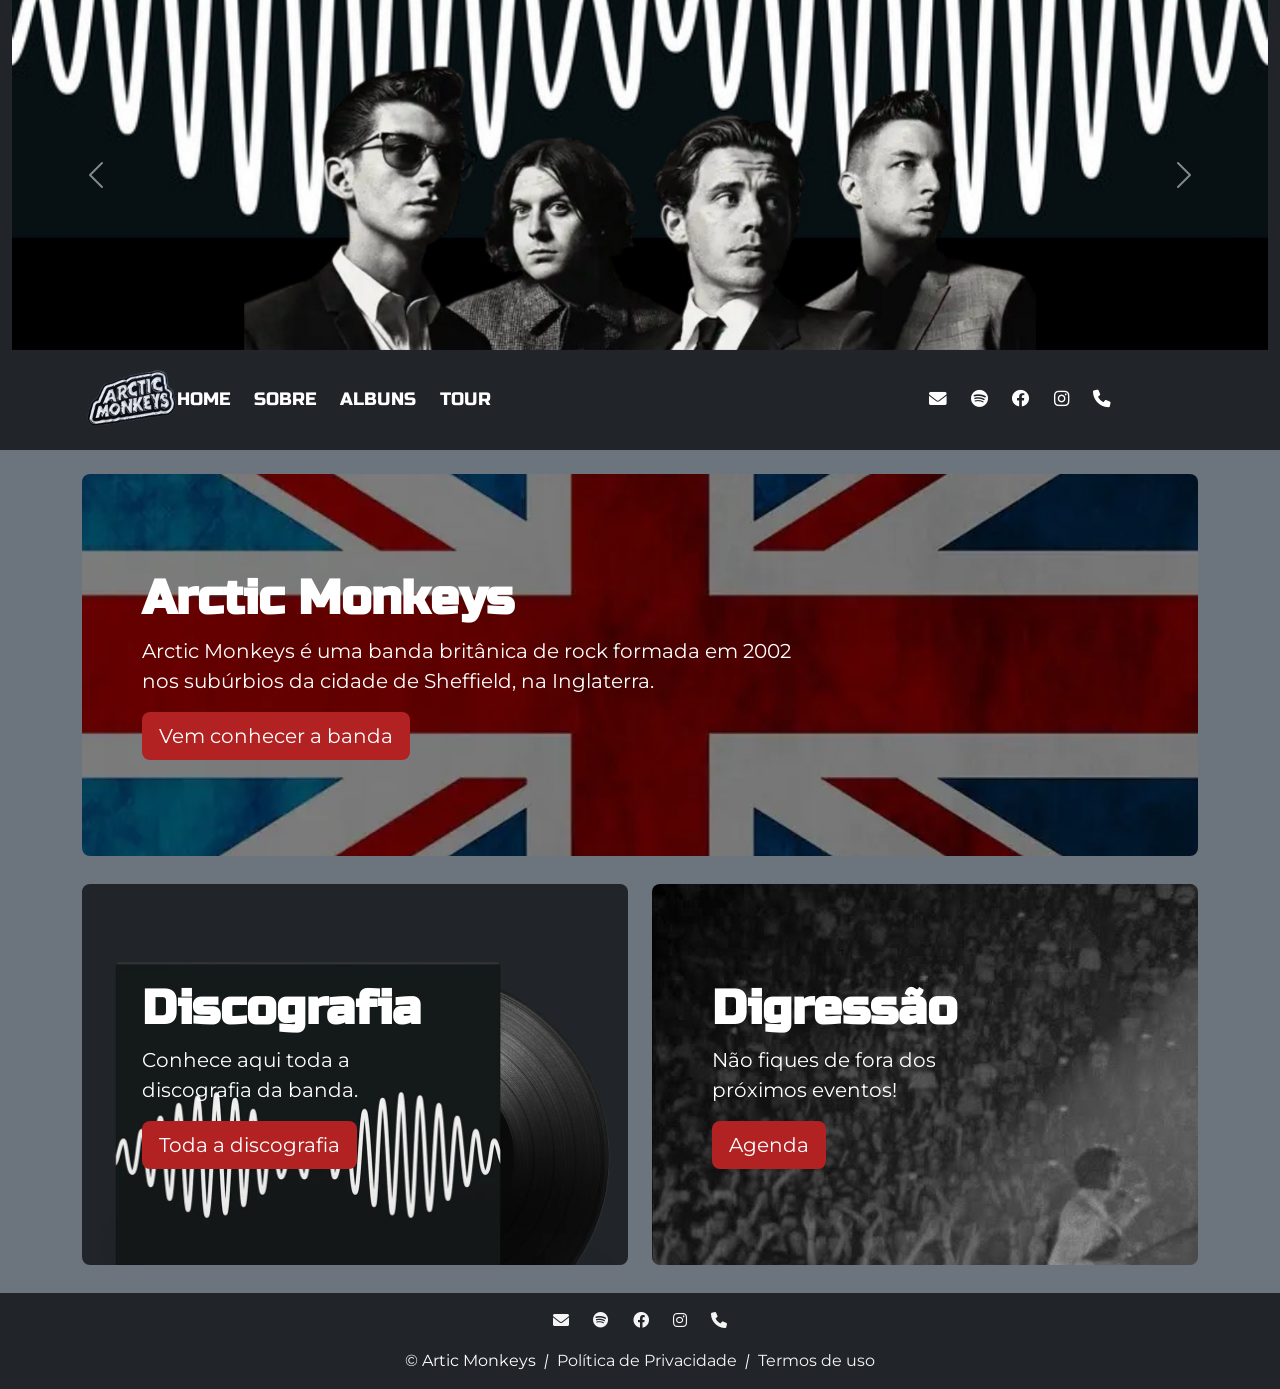
<file: index.html>
<!DOCTYPE html>
<html lang="pt">
    <head>
        <meta charset="utf-8">
        <meta name="viewport" content="width=device-width, initial-scale=1.0">

        <title>Artic Monkeys</title>

        <link href="https://cdn.jsdelivr.net/npm/bootstrap@5.3.3/dist/css/bootstrap.min.css" rel="stylesheet" integrity="sha384-QWTKZyjpPEjISv5WaRU9OFeRpok6YctnYmDr5pNlyT2bRjXh0JMhjY6hW+ALEwIH" crossorigin="anonymous">
        <link rel="stylesheet" href="css/styles.css">
        <link href="https://cdnjs.cloudflare.com/ajax/libs/font-awesome/6.0.0-beta3/css/all.min.css" rel="stylesheet">
    </head>

    <body class="text-bg-secondary">

        <header>
            <div class="container-fluid bg-dark">
                <div class="row">
                    <div id="carouselAutoplaying" class="carousel slide" data-bs-ride="carousel">
                        <div class="carousel-inner">
                            <div class="carousel-item active">
                                <img src="imagens/artic-and-logo.jpeg" class="d-block w-100" alt="Sobre os Arctic Monkeys">
                            </div>
                            <div class="carousel-item">
                                <img src="imagens/Arctic-Monkeys-Album.jpeg" class="d-block w-100" alt="Arctic Monkeys Albuns">
                            </div>
                            <div class="carousel-item">
                                <img src="imagens/arctic-monkeys-alive.jpeg" class="d-block w-100" alt="Arctic Monkeys Tour">
                            </div>
                        </div>
                        <button class="carousel-control-prev" type="button" data-bs-target="#carouselAutoplaying" data-bs-slide="prev">
                            <span class="carousel-control-prev-icon" aria-hidden="true"></span>
                            <span class="visually-hidden">Previous</span>
                        </button>
                        <button class="carousel-control-next" type="button" data-bs-target="#carouselAutoplaying" data-bs-slide="next">
                            <span class="carousel-control-next-icon" aria-hidden="true"></span>
                            <span class="visually-hidden">Next</span>
                        </button>
                    </div>
                </div>
            </div>
        </header>
        
        <section id="navegacao" class="container-fluid bg-dark sticky-top">
            <div class="container">    
                <div class="row align-items-center">
                    <div class="col-12 col-lg-1 align-items-center justify-content-center logo">
                        <a href="index.html" class="navbar-brand mb-0"><img src="imagens/arctic_monkeys_logo.png" alt="Logo" width="100"></a>
                    </div>
                    <div class="col-12 col-lg-7 align-items-center">
                        <nav class="navbar navbar-expand-lg navbar-dark bg-dark py-0 w-100">    
                            <ul class="navbar-nav flex-row list-unstyled align-items-center justify-content-center gap-4 mb-0">
                                <li class="nav-item"><a href="index.html" class="link-navbar">HOME</a></li>
                                <li class="nav-item"><a href="sobre.html" class="link-navbar">SOBRE</a></li>
                                <li class="nav-item"><a href="albuns.html" class="link-navbar">ALBUNS</a></li>
                                <li class="nav-item"><a href="tour.html" class="link-navbar">TOUR</a></li>
                            </ul>
                        </nav>
                    </div>
                    <div class="col-12 col-lg-4 nav-redes">    
                        <ul class="list-unstyled d-flex justify-content-center align-items-center gap-4 mb-0">
                            <li><a href="contactos.html" class="link-navbar" aria-label="Enviar email"><i class='fas fa-envelope'></i></a></li>
                            <li><a href="https://open.spotify.com/intl-pt/artist/7Ln80lUS6He07XvHI8qqHH?si=20RBZOGsSGivH9piOeujtA" class="link-navbar" aria-label="Spotify" ><i class='fab fa-spotify'></i></a></li>
                            <li><a href="https://www.facebook.com/ArcticMonkeys/" class="link-navbar" aria-label="Facebook" ><i class='fab fa-facebook'></i></a></li>
                            <li><a href="https://www.instagram.com/arcticmonkeys/" class="link-navbar" aria-label="Instagram"><i class='fab fa-instagram'></i></a></li>
                            <li><a href="https://wa.me/912345678" class="link-navbar" aria-label="Contacto telefónico"><i class="fas fa-phone"></i></a></li>
                        </ul>
                    </div>   
                </div>
            </div>
        </section>
        
        <main>
            <section id="sobre" class="container mt-4">
                <div class="row">
                    <div class="col-12">
                        <div class="p-5 mb-4 bg-dark rounded-3" style="background-image: url(imagens/flag_dark.webp); background-size: cover; background-position: center;">
                            <div class="container-fluid py-5">
                                <h1 class="display-5 fw-bold">Arctic Monkeys</h1>
                                <p class="col-md-8 fs-5">Arctic Monkeys é uma banda britânica de rock formada em 2002 nos subúrbios da cidade de Sheffield, na Inglaterra.</p>
                                <a href="sobre.html" class="btn std-btn btn-lg">Vem conhecer a banda</a>
                            </div>
                        </div>
                    </div>
                </div>
            </section>

            <section id="trabalhos" class="container my-1">
                <div class="row">
                    <div class="col-12 col-lg-6">
                        <div class="p-5 mb-4 bg-dark rounded-3" style="background-image:url(imagens/AMLP.webp); background-size:cover;">
                            <div class="container-fluid py-5">
                                <h1 class="display-5 fw-bold">Discografia</h1>
                                <p class="col-md-8 fs-5">Conhece aqui toda a discografia da banda.</p>
                                <a href="albuns.html" class="btn std-btn btn-lg">Toda a discografia</a>
                            </div>
                        </div>
                    </div>
                    <div class="col-12 col-lg-6">
                        <div class="p-5 mb-4 rounded-3" style="background-image:url(imagens/concerto.jpeg);">
                            <div class="container-fluid py-5">
                                <h1 class="display-5 fw-bold">Digressão</h1>
                                <p class="col-md-8 fs-5">Não fiques de fora dos próximos eventos!</p>
                                <a href="tour.html" class="btn std-btn btn-lg">Agenda</a>
                            </div>
                        </div>
                    </div>
                </div>
            </section>
        </main>

        <footer class="bg-dark text-white pt-3">
            <div class="container-fluid text-center">
                <div class="flex-row">
                    <nav class="col-12">
                        <ul class="list-unstyled d-flex justify-content-center gap-4">
                            <li><a href="contactos.html" aria-label="Enviar email"><i class='fas fa-envelope'></i></a></li>
                            <li><a href="https://open.spotify.com/intl-pt/artist/7Ln80lUS6He07XvHI8qqHH?si=20RBZOGsSGivH9piOeujtA" aria-label="Spotify" ><i class='fab fa-spotify'></i></a></li>
                            <li><a href="https://www.facebook.com/ArcticMonkeys/" aria-label="Facebook" ><i class='fab fa-facebook'></i></a></li>
                            <li><a href="https://www.instagram.com/arcticmonkeys/" aria-label="Instagram"><i class='fab fa-instagram'></i></a></li>
                            <li><a href="https://wa.me/912345678" aria-label="Contacto telefónico"><i class="fas fa-phone"></i></a></li>
                        </ul>
                    </nav>
                </div>
            </div>
            <div class="container-fluid">
                <div class="flex-row termos">
                    <div class="col-12 d-inline-flex justify-content-center">
                        <p>&copy; Artic Monkeys </p>
                        <i class="px-2"> | </i>
                        <a href="#">Política de Privacidade </a>
                        <i class="px-2"> | </i>
                        <a href="#">Termos de uso</a>
                    </div>
                </div>
            </div>
        </footer>
        <!-- Scripts JavaScript do Bootstrap via CDN -->
        <script src="https://cdn.jsdelivr.net/npm/bootstrap@5.3.3/dist/js/bootstrap.bundle.min.js" integrity="sha384-YvpcrYf0tY3lHB60NNkmXc5s9fDVZLESaAA55NDzOxhy9GkcIdslK1eN7N6jIeHz" crossorigin="anonymous"></script>
    </body>
</html>
</file>
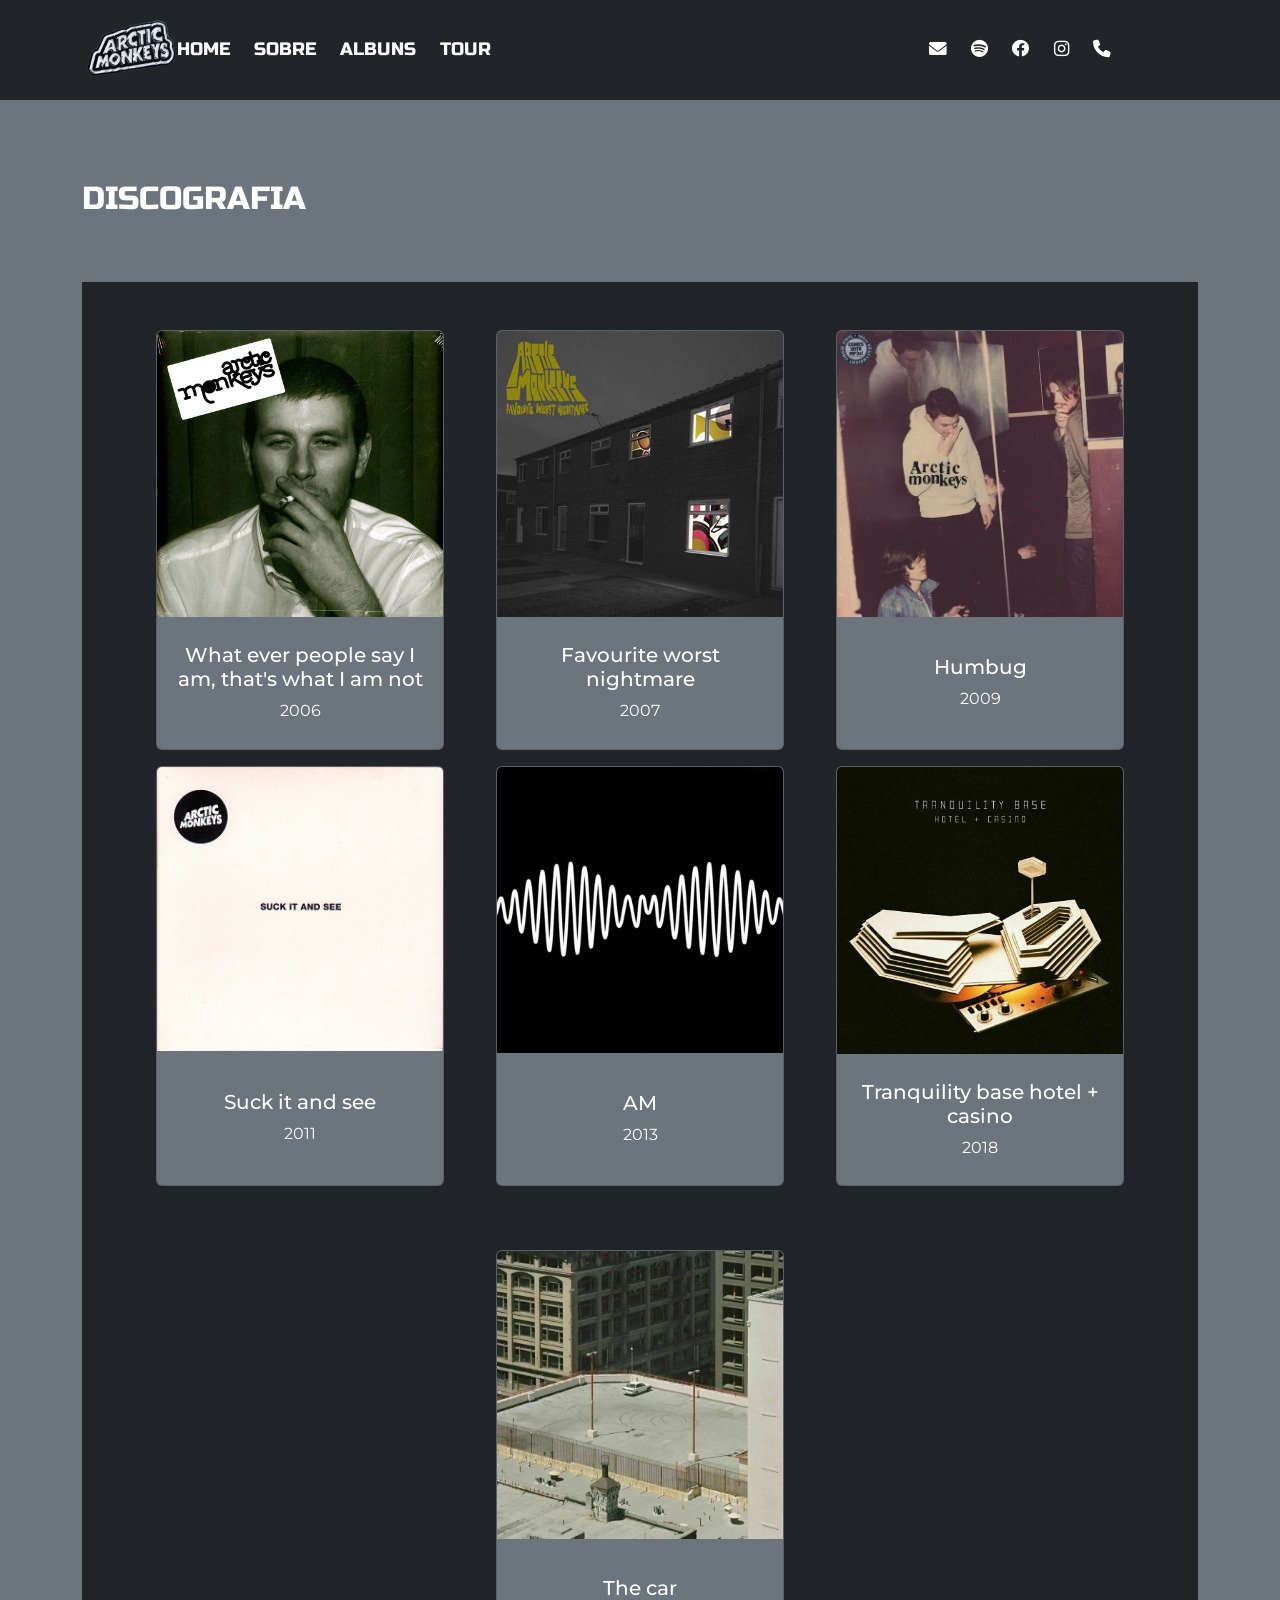
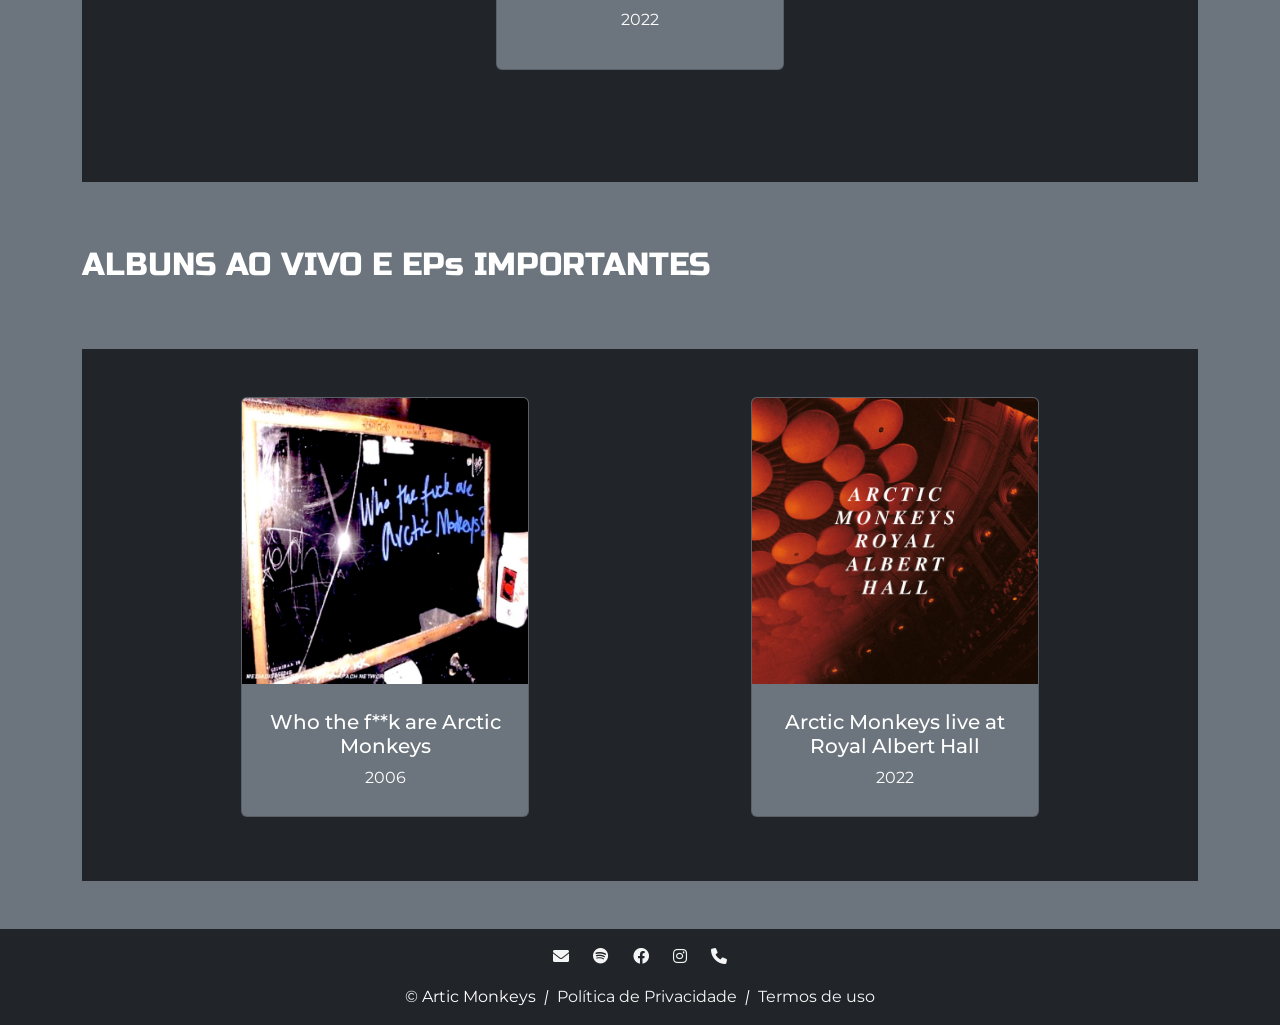
<file: albuns.html>
<!DOCTYPE html>
<html lang="pt">
    <head>
        <meta charset="utf-8">
        <meta name="viewport" content="width=device-width, initial-scale=1.0">

        <title>Artic Monkeys</title>

        <link href="https://cdn.jsdelivr.net/npm/bootstrap@5.3.3/dist/css/bootstrap.min.css" rel="stylesheet" integrity="sha384-QWTKZyjpPEjISv5WaRU9OFeRpok6YctnYmDr5pNlyT2bRjXh0JMhjY6hW+ALEwIH" crossorigin="anonymous">
        <link rel="stylesheet" href="css/styles.css">
        <link href="https://cdnjs.cloudflare.com/ajax/libs/font-awesome/6.0.0-beta3/css/all.min.css" rel="stylesheet">
    </head>

    <body class="text-bg-secondary">

        <header class="margem-cabecalho sticky-top">
            <section id="navegacao" class="container-fluid bg-dark  sticky-top">
                <div class="container">    
                    <div class="row align-items-center">
                        <div class="col-12 col-lg-1 align-items-center justify-content-center logo">
                            <a href="index.html" class="navbar-brand mb-0"><img src="imagens/arctic_monkeys_logo.png" alt="Logo" width="100"></a>
                        </div>
                        <div class="col-12 col-lg-7 align-items-center">
                            <nav class="navbar navbar-expand-lg navbar-dark bg-dark py-0 w-100">    
                                <ul class="navbar-nav flex-row list-unstyled align-items-center justify-content-center gap-4 mb-0">
                                    <li class="nav-item"><a href="index.html" class="link-navbar">HOME</a></li>
                                    <li class="nav-item"><a href="sobre.html" class="link-navbar">SOBRE</a></li>
                                    <li class="nav-item"><a href="albuns.html" class="link-navbar">ALBUNS</a></li>
                                    <li class="nav-item"><a href="tour.html" class="link-navbar">TOUR</a></li>
                                </ul>
                            </nav>
                        </div>
                        <div class="col-12 col-lg-4 nav-redes">    
                            <ul class="list-unstyled d-flex justify-content-center align-items-center gap-4 mb-0">
                                <li><a href="contactos.html" class="link-navbar" aria-label="Enviar email"><i class='fas fa-envelope'></i></a></li>
                                <li><a href="https://open.spotify.com/intl-pt/artist/7Ln80lUS6He07XvHI8qqHH?si=20RBZOGsSGivH9piOeujtA" class="link-navbar" aria-label="Spotify" ><i class='fab fa-spotify'></i></a></li>
                                <li><a href="https://www.facebook.com/ArcticMonkeys/" class="link-navbar" aria-label="Facebook" ><i class='fab fa-facebook'></i></a></li>
                                <li><a href="https://www.instagram.com/arcticmonkeys/" class="link-navbar" aria-label="Instagram"><i class='fab fa-instagram'></i></a></li>
                                <li><a href="https://wa.me/912345678" class="link-navbar" aria-label="Contacto telefónico"><i class="fas fa-phone"></i></a></li>
                            </ul>
                        </div>   
                    </div>
                </div>
            </section> 
        </header>
        
        <main class="container">

            <h2 class="mb-5 pb-3">DISCOGRAFIA</h2>

            <div class="container-fluid bg-dark p-5 mb-3">    
                <div class="row mx-auto align-items-center">
                    <div class="col-12 col-lg-4 d-flex justify-content-center mb-3">
                        <div class="card text-bg-secondary" style="width: 18rem; height: 420px;">
                        <img src="imagens/albuns/what_ever_people_say_i_am,_thats_what_i_am_not.webp" class="card-img-top" alt="what_ever_people_say i am,_thats_what_i_am_not">
                            <div class="card-body d-flex flex-column justify-content-center align-items-center text-center">
                                <h3 class="h5 card-title">What ever people say I am, that's what I am not</h3>
                                <p class="card-text">2006</p>
                            </div>
                        </div>
                    </div>
                    <div class="col-12 col-lg-4 d-flex justify-content-center mb-3">
                        <div class="card text-bg-secondary" style="width: 18rem; height: 420px;">
                        <img src="imagens/albuns/favourite_worst_nightmare.jpg" class="card-img-top" alt="favourite_worst_nightmare">
                            <div class="card-body d-flex flex-column justify-content-center align-items-center text-center">
                                <h3 class="h5 card-title">Favourite worst nightmare</h3>
                                <p class="card-text">2007</p>
                            </div>
                        </div>
                    </div>
                    <div class="col-12 col-lg-4 d-flex justify-content-center mb-3">
                        <div class="card text-bg-secondary" style="width: 18rem; height: 420px;">
                        <img src="imagens/albuns/humbug.webp" class="card-img-top" alt="humbug">
                            <div class="card-body d-flex flex-column justify-content-center align-items-center text-center">
                                <h3 class="h5 card-title">Humbug</h3>
                                <p class="card-text">2009</p>
                            </div>
                        </div>
                    </div>
                </div>

                <div class="row mx-auto align-items-center mb-5">
                    <div class="col-12 col-lg-4 d-flex justify-content-center mb-3">
                        <div class="card text-bg-secondary" style="width: 18rem; height: 420px;">
                        <img src="imagens/albuns/suck-it-and-see.webp" class="card-img-top" alt="suck-it-and-see">
                            <div class="card-body d-flex flex-column justify-content-center align-items-center text-center">
                                <h3 class="h5 card-title">Suck it and see</h3>
                                <p class="card-text">2011</p>
                            </div>
                        </div>
                    </div>
                    <div class="col-12 col-lg-4 d-flex justify-content-center mb-3">
                        <div class="card text-bg-secondary" style="width: 18rem; height: 420px;">
                        <img src="imagens/albuns/AM.webp" class="card-img-top" alt="AM">
                            <div class="card-body d-flex flex-column justify-content-center align-items-center text-center">
                                <h3 class="h5 card-title">AM</h3>
                                <p class="card-text">2013</p>
                            </div>
                        </div>
                    </div>
                    <div class="col-12 col-lg-4 d-flex justify-content-center mb-3">
                        <div class="card text-bg-secondary" style="width: 18rem; height: 420px;">
                        <img src="imagens/albuns/tranquility-base.webp" class="card-img-top" alt="tranquility-base">
                            <div class="card-body d-flex flex-column justify-content-center align-items-center text-center">
                                <h3 class="h5 card-title">Tranquility base hotel + casino</h3>
                                <p class="card-text">2018</p>
                            </div>
                        </div>
                    </div>
                </div>
                <div class="row mx-auto align-items-center mb-5">
                    <div class="col-12  col-lg-4 offset-lg-4 d-flex justify-content-center mb-3">
                        <div class="card text-bg-secondary" style="width: 18rem; height: 420px;">
                        <img src="imagens/albuns/The-Car.webp" class="card-img-top" alt="The car">
                            <div class="card-body d-flex flex-column justify-content-center align-items-center text-center">
                                <h3 class="h5 card-title">The car</h3>
                                <p class="card-text">2022</p>
                            </div>
                        </div>
                    </div>
                </div>
            </div>

            <h2 class="my-5 py-3">ALBUNS AO VIVO E EPs IMPORTANTES</h2>

            <div class="container-fluid bg-dark p-5 mb-5">
                <div class="row mx-auto align-items-center">
                    <div class="col-12 col-lg-6 d-flex justify-content-center mb-3">
                        <div class="card text-bg-secondary" style="width: 18rem; height: 420px;">
                        <img src="imagens/albuns/WTFAAM_EP_2006.jpg" class="card-img-top" alt="WTFAAM_EP_2006">
                            <div class="card-body d-flex flex-column justify-content-center align-items-center text-center">
                                <h3 class="h5 card-title">Who the f**k are Arctic Monkeys</h3>
                                <p class="card-text">2006</p>
                            </div>
                        </div>
                    </div>
                    <div class="col-12 col-lg-6 d-flex justify-content-center mb-3">
                        <div class="card text-bg-secondary" style="width: 18rem; height: 420px;">
                        <img src="imagens/albuns/Arctic-Monkeys-live-at-royal.webp" class="card-img-top" alt="Arctic-Monkeys-live-at-royal">
                            <div class="card-body d-flex flex-column justify-content-center align-items-center text-center">
                                <h3 class="h5 card-title">Arctic Monkeys live at Royal Albert Hall</h3>
                                <p class="card-text">2022</p>
                            </div>
                        </div>
                    </div>
                </div>
            </div>
        </main>

        <footer class="bg-dark text-white pt-3">
            <div class="container-fluid text-center">
                <div class="flex-row">
                    <nav class="col-12">
                        <ul class="list-unstyled d-flex justify-content-center gap-4">
                            <li><a href="contactos.html" aria-label="Enviar email"><i class='fas fa-envelope'></i></a></li>
                            <li><a href="https://open.spotify.com/intl-pt/artist/7Ln80lUS6He07XvHI8qqHH?si=20RBZOGsSGivH9piOeujtA" aria-label="Spotify" ><i class='fab fa-spotify'></i></a></li>
                            <li><a href="https://www.facebook.com/ArcticMonkeys/" aria-label="Facebook" ><i class='fab fa-facebook'></i></a></li>
                            <li><a href="https://www.instagram.com/arcticmonkeys/" aria-label="Instagram"><i class='fab fa-instagram'></i></a></li>
                            <li><a href="https://wa.me/912345678" aria-label="Contacto telefónico"><i class="fas fa-phone"></i></a></li>
                        </ul>
                    </nav>
                </div>
            </div>
            <div class="container-fluid">
                <div class="flex-row termos">
                    <div class="col-12 d-inline-flex justify-content-center">
                        <p>&copy; Artic Monkeys </p>
                        <i class="px-2"> | </i>
                        <a href="#">Política de Privacidade </a>
                        <i class="px-2"> | </i>
                        <a href="#">Termos de uso</a>
                    </div>
                </div>
            </div>
        </footer>
        <!-- Scripts JavaScript do Bootstrap via CDN -->
        <script src="https://cdn.jsdelivr.net/npm/bootstrap@5.3.3/dist/js/bootstrap.bundle.min.js" integrity="sha384-YvpcrYf0tY3lHB60NNkmXc5s9fDVZLESaAA55NDzOxhy9GkcIdslK1eN7N6jIeHz" crossorigin="anonymous"></script>
    </body>
</html>
</file>
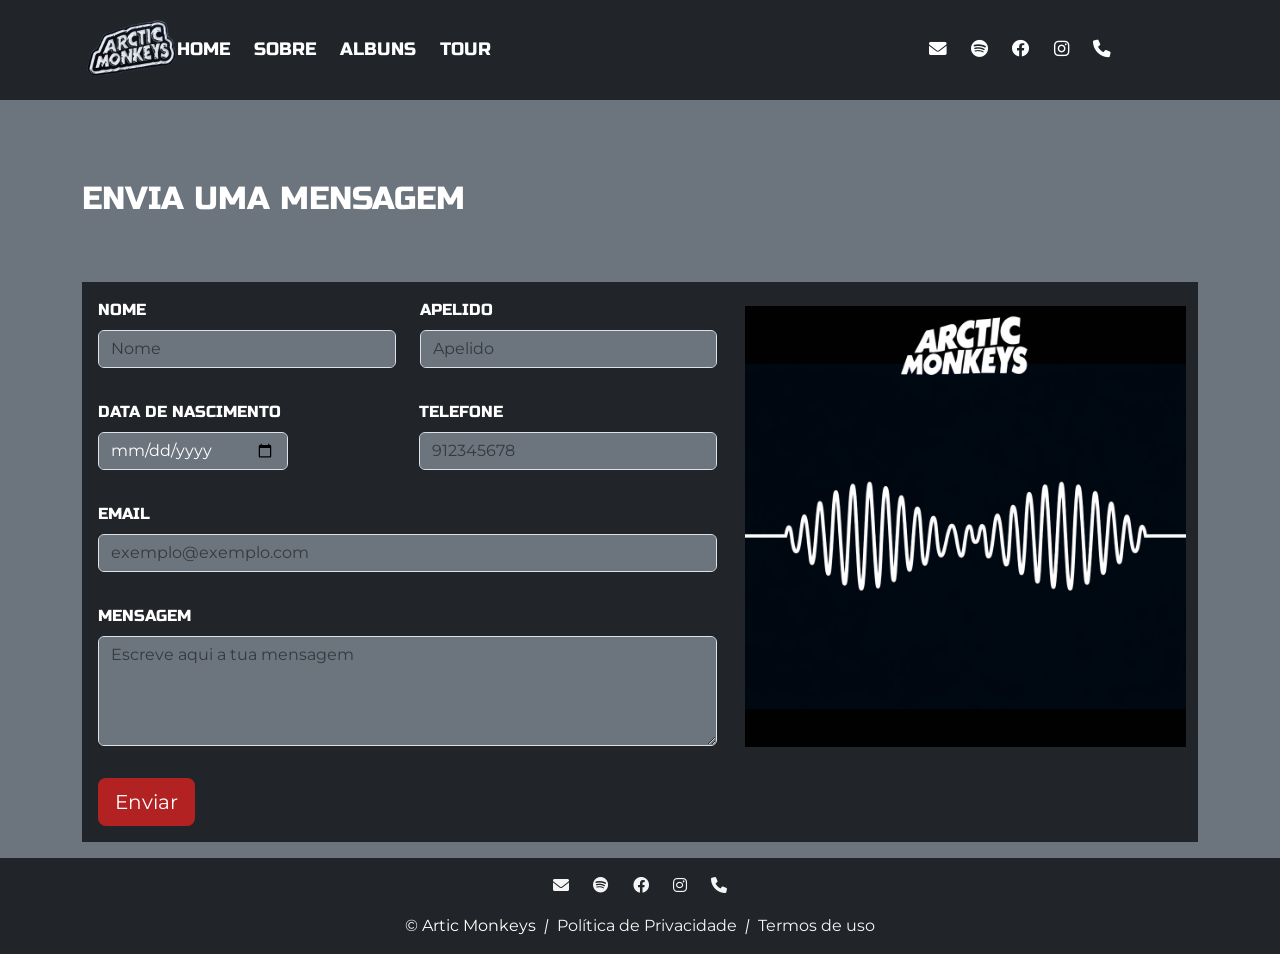
<file: contactos.html>
<!DOCTYPE html>
<html lang="pt">
    <head>
        <meta charset="utf-8">
        <meta name="viewport" content="width=device-width, initial-scale=1.0">

        <title>Artic Monkeys</title>

        <link href="https://cdn.jsdelivr.net/npm/bootstrap@5.3.3/dist/css/bootstrap.min.css" rel="stylesheet" integrity="sha384-QWTKZyjpPEjISv5WaRU9OFeRpok6YctnYmDr5pNlyT2bRjXh0JMhjY6hW+ALEwIH" crossorigin="anonymous">
        <link rel="stylesheet" href="css/styles.css">
        <link href="https://cdnjs.cloudflare.com/ajax/libs/font-awesome/6.0.0-beta3/css/all.min.css" rel="stylesheet">
    </head>

    <body class="text-bg-secondary">

        <header class="margem-cabecalho sticky-top">
            <section id="navegacao" class="container-fluid bg-dark  sticky-top">
                <div class="container">    
                    <div class="row align-items-center">
                        <div class="col-12 col-lg-1 align-items-center justify-content-center logo">
                            <a href="index.html" class="navbar-brand mb-0"><img src="imagens/arctic_monkeys_logo.png" alt="Logo" width="100"></a>
                        </div>
                        <div class="col-12 col-lg-7 align-items-center">
                            <nav class="navbar navbar-expand-lg navbar-dark bg-dark py-0 w-100">    
                                <ul class="navbar-nav flex-row list-unstyled align-items-center justify-content-center gap-4 mb-0">
                                    <li class="nav-item"><a href="index.html" class="link-navbar">HOME</a></li>
                                    <li class="nav-item"><a href="sobre.html" class="link-navbar">SOBRE</a></li>
                                    <li class="nav-item"><a href="albuns.html" class="link-navbar">ALBUNS</a></li>
                                    <li class="nav-item"><a href="tour.html" class="link-navbar">TOUR</a></li>
                                </ul>
                            </nav>
                        </div>
                        <div class="col-12 col-lg-4 nav-redes">    
                            <ul class="list-unstyled d-flex justify-content-center align-items-center gap-4 mb-0">
                                <li><a href="contactos.html" class="link-navbar" aria-label="Enviar email"><i class='fas fa-envelope'></i></a></li>
                                <li><a href="https://open.spotify.com/intl-pt/artist/7Ln80lUS6He07XvHI8qqHH?si=20RBZOGsSGivH9piOeujtA" class="link-navbar" aria-label="Spotify" ><i class='fab fa-spotify'></i></a></li>
                                <li><a href="https://www.facebook.com/ArcticMonkeys/" class="link-navbar" aria-label="Facebook" ><i class='fab fa-facebook'></i></a></li>
                                <li><a href="https://www.instagram.com/arcticmonkeys/" class="link-navbar" aria-label="Instagram"><i class='fab fa-instagram'></i></a></li>
                                <li><a href="https://wa.me/912345678" class="link-navbar" aria-label="Contacto telefónico"><i class="fas fa-phone"></i></a></li>
                            </ul>
                        </div>   
                    </div>
                </div>
            </section>
        </header>
        
        <main class="container">
            
            <h2 class="mb-5 pb-3">ENVIA UMA MENSAGEM</h2>

            <section id="formulario" class="container-fluid">
                <div class="row">
                    <div class="col-12 col-lg-7 bg-dark p-3 mb-3">
                        <form id="formContacto" novalidate>
                            <div class="row mb-3">
                                <div class="col-12 col-lg-6 mb-3">
                                    <label for="nome" class="form-label">NOME</label>
                                    <input type="text" class="form-control bg-secondary text-white" id="nome" placeholder="Nome" required>
                                    <div class="invalid-feedback">
                                        Campo obrigatório
                                    </div>
                                </div>
                                <div class="col-12 col-lg-6">
                                    <label for="apelido" class="form-label">APELIDO</label>
                                    <input type="text" class="form-control text-bg-secondary" id="apelido" placeholder="Apelido" required>
                                    <div class="invalid-feedback">
                                        Campo obrigatório
                                    </div>
                                </div>
                            </div>
                            <div class="row mb-3">
                                <div class="col-12 col-lg-4 mb-3">
                                    <label for="nascimento" class="form-label">DATA DE NASCIMENTO</label>
                                    <input type="date" class="form-control bg-secondary text-white" id="nascimento" required>
                                    <div class="invalid-feedback">
                                        Campo obrigatório
                                    </div>
                                </div>
                                <div class="col-12 offset-lg-2 col-lg-6">
                                    <label for="telefone" class="form-label">TELEFONE</label>
                                    <input type="tel" class="form-control bg-secondary text-white" id="telefone" pattern="[0-9]{9}" placeholder="912345678" required> 
                                    <div class="invalid-feedback">
                                        Introduz um número válido (9 dígitos)
                                    </div>
                                </div>
                            </div>
                            <div class="row mb-3">
                                <div class="col-12 mb-3">
                                    <label for="email" class="form-label">EMAIL</label>
                                    <input type="email" class="form-control bg-secondary text-white" id="email" placeholder="exemplo@exemplo.com" required>
                                    <div class="invalid-feedback">
                                        Campo obrigatório
                                    </div>
                                </div>
                            </div>
                            <div class="row mb-3">
                                <div class="col-12 mb-3">
                                    <label for="mensagem" class="form-label">MENSAGEM</label>
                                    <textarea id="mensagem" class="form-control bg-secondary text-white" rows="4" placeholder="Escreve aqui a tua mensagem" required></textarea>
                                    <div class="invalid-feedback">
                                        Campo obrigatório
                                    </div>
                                </div>
                            </div>
                            <button class="btn std-btn btn-lg" type="submit">Enviar</button>
                        </form>
                    </div>
                    <div class="col-12 col-lg-5 bg-dark pt-4 mb-3">
                        <img src="imagens/logo_am.png" alt="logo_am" class="img-fluid">
                    </div>
                </div>
            </section>
            
        </main>

        <footer class="bg-dark text-white pt-3">
            <div class="container-fluid text-center">
                <div class="flex-row">
                    <nav class="col-12">
                        <ul class="list-unstyled d-flex justify-content-center gap-4">
                            <li><a href="contactos.html" aria-label="Enviar email"><i class='fas fa-envelope'></i></a></li>
                            <li><a href="https://open.spotify.com/intl-pt/artist/7Ln80lUS6He07XvHI8qqHH?si=20RBZOGsSGivH9piOeujtA" aria-label="Spotify" ><i class='fab fa-spotify'></i></a></li>
                            <li><a href="https://www.facebook.com/ArcticMonkeys/" aria-label="Facebook" ><i class='fab fa-facebook'></i></a></li>
                            <li><a href="https://www.instagram.com/arcticmonkeys/" aria-label="Instagram"><i class='fab fa-instagram'></i></a></li>
                            <li><a href="https://wa.me/912345678" aria-label="Contacto telefónico"><i class="fas fa-phone"></i></a></li>
                        </ul>
                    </nav>
                </div>
            </div>
            <div class="container-fluid">
                <div class="flex-row termos">
                    <div class="col-12 d-inline-flex justify-content-center">
                        <p>&copy; Artic Monkeys </p>
                        <i class="px-2"> | </i>
                        <a href="#">Política de Privacidade </a>
                        <i class="px-2"> | </i>
                        <a href="#">Termos de uso</a>
                    </div>
                </div>
            </div>
        </footer>
        <!-- Scripts JavaScript do Bootstrap via CDN -->
        <script src="https://cdn.jsdelivr.net/npm/bootstrap@5.3.3/dist/js/bootstrap.bundle.min.js" integrity="sha384-YvpcrYf0tY3lHB60NNkmXc5s9fDVZLESaAA55NDzOxhy9GkcIdslK1eN7N6jIeHz" crossorigin="anonymous"></script>
        <script>
            const form = document.getElementById("formContacto");

            form.addEventListener("submit", function(event) {
                event.preventDefault();

                if (form.checkValidity()) {
                    alert("Mensagem enviada com sucesso!");
                    form.reset();
                    form.classList.remove("was-validated");
                } else {
                    form.classList.add("was-validated");
                }
            });
        </script>
    </body>
</html>
</file>
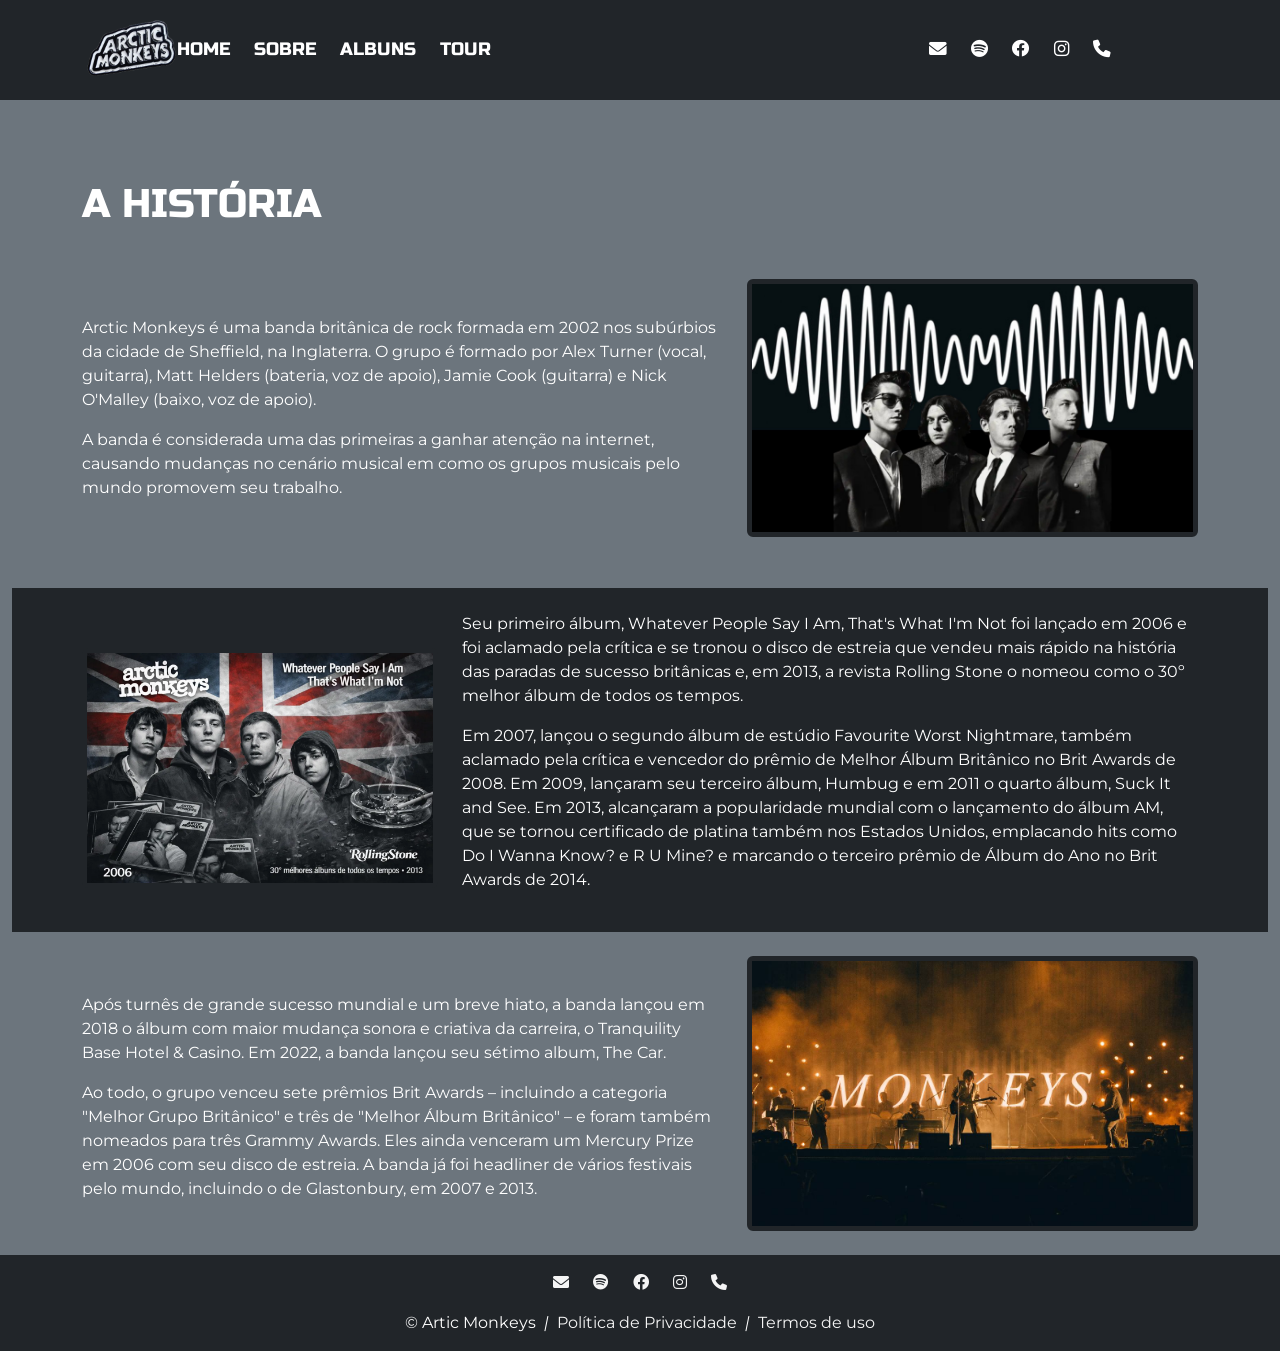
<file: sobre.html>
<!DOCTYPE html>
<html lang="pt">
    <head>
        <meta charset="utf-8">
        <meta name="viewport" content="width=device-width, initial-scale=1.0">

        <title>Artic Monkeys</title>

        <link href="https://cdn.jsdelivr.net/npm/bootstrap@5.3.3/dist/css/bootstrap.min.css" rel="stylesheet" integrity="sha384-QWTKZyjpPEjISv5WaRU9OFeRpok6YctnYmDr5pNlyT2bRjXh0JMhjY6hW+ALEwIH" crossorigin="anonymous">
        <link rel="stylesheet" href="css/styles.css">
        <link href="https://cdnjs.cloudflare.com/ajax/libs/font-awesome/6.0.0-beta3/css/all.min.css" rel="stylesheet">
    </head>

    <body class="text-bg-secondary">

        <header class="margem-cabecalho  sticky-top">
            <section id="navegacao" class="container-fluid bg-dark">
                <div class="container">    
                    <div class="row align-items-center">
                        <div class="col-12 col-lg-1 align-items-center justify-content-center logo">
                            <a href="index.html" class="navbar-brand mb-0"><img src="imagens/arctic_monkeys_logo.png" alt="Logo" width="100"></a>
                        </div>
                        <div class="col-12 col-lg-7 align-items-center">
                            <nav class="navbar navbar-expand-lg navbar-dark bg-dark py-0 w-100">    
                                <ul class="navbar-nav flex-row list-unstyled align-items-center justify-content-center gap-4 mb-0">
                                    <li class="nav-item"><a href="index.html" class="link-navbar">HOME</a></li>
                                    <li class="nav-item"><a href="sobre.html" class="link-navbar">SOBRE</a></li>
                                    <li class="nav-item"><a href="albuns.html" class="link-navbar">ALBUNS</a></li>
                                    <li class="nav-item"><a href="tour.html" class="link-navbar">TOUR</a></li>
                                </ul>
                            </nav>
                        </div>
                        <div class="col-12 col-lg-4 nav-redes">    
                            <ul class="list-unstyled d-flex justify-content-center align-items-center gap-4 mb-0">
                                <li><a href="contactos.html" class="link-navbar" aria-label="Enviar email"><i class='fas fa-envelope'></i></a></li>
                                <li><a href="https://open.spotify.com/intl-pt/artist/7Ln80lUS6He07XvHI8qqHH?si=20RBZOGsSGivH9piOeujtA" class="link-navbar" aria-label="Spotify" ><i class='fab fa-spotify'></i></a></li>
                                <li><a href="https://www.facebook.com/ArcticMonkeys/" class="link-navbar" aria-label="Facebook" ><i class='fab fa-facebook'></i></a></li>
                                <li><a href="https://www.instagram.com/arcticmonkeys/" class="link-navbar" aria-label="Instagram"><i class='fab fa-instagram'></i></a></li>
                                <li><a href="https://wa.me/912345678" class="link-navbar" aria-label="Contacto telefónico"><i class="fas fa-phone"></i></a></li>
                            </ul>
                        </div>   
                    </div>
                </div>
            </section>  
        </header>
        
        <main class="container-fluid">
            <div class="container">
                <h1 class="mb-3">A HISTÓRIA</h1>
                <section class="row align-items-center py-4">
                    <article class="col-12 col-lg-7 py-5">
                        <p>Arctic Monkeys é uma banda britânica de rock formada em 2002 nos subúrbios da cidade de Sheffield, na Inglaterra. O grupo é formado por Alex Turner (vocal, guitarra), Matt Helders (bateria, voz de apoio), Jamie Cook (guitarra) e Nick O'Malley (baixo, voz de apoio).</p>
                        <p>A banda é considerada uma das primeiras a ganhar atenção na internet, causando mudanças no cenário musical em como os grupos musicais pelo mundo promovem seu trabalho.</p>
                    </article>
                    <aside class="col-12 col-lg-5">
                        <div class="card  border-5 border-dark mb-3">
                            <img src="imagens/artic-and-logo.jpeg" alt="Banda e logotipo">
                        </div>
                    </aside>
                </section>
            </div>
            <div class="container-fluid bg-dark">
                <div class="container py-4">
                    <section class="row align-items-center">
                        <aside class="col-12 col-lg-4 mt-3">
                            <div class="card border-5 border-dark">
                                <img src="imagens/arctic_promo_optimized.webp" alt="Primeiras conquistas">
                            </div>
                        </aside>
                        <article class="col-12 col-lg-8">
                            <p>Seu primeiro álbum, Whatever People Say I Am, That's What I'm Not foi lançado em 2006 e foi aclamado pela crítica e se tronou o disco de estreia que vendeu mais rápido na história das paradas de sucesso britânicas e, em 2013, a revista Rolling Stone o nomeou como o 30º melhor álbum de todos os tempos.</p>
                            <p>Em 2007, lançou o segundo álbum de estúdio Favourite Worst Nightmare, também aclamado pela crítica e vencedor do prêmio de Melhor Álbum Britânico no Brit Awards de 2008. Em 2009, lançaram seu terceiro álbum, Humbug e em 2011 o quarto álbum, Suck It and See. Em 2013, alcançaram a popularidade mundial com o lançamento do álbum AM, que se tornou certificado de platina também nos Estados Unidos, emplacando hits como Do I Wanna Know? e R U Mine? e marcando o terceiro prêmio de Álbum do Ano no Brit Awards de 2014.</p>
                        </article>
                    </section>
                </div>
            </div>
            <div class="container">    
                <section class="row align-items-center my-4">
                    <article class="col-12 col-lg-7 mt-4">
                        <p>Após turnês de grande sucesso mundial e um breve hiato, a banda lançou em 2018 o álbum com maior mudança sonora e criativa da carreira, o Tranquility Base Hotel & Casino. Em 2022, a banda lançou seu sétimo album, The Car.</p>
                        <p>Ao todo, o grupo venceu sete prêmios Brit Awards – incluindo a categoria "Melhor Grupo Britânico" e três de "Melhor Álbum Britânico" – e foram também nomeados para três Grammy Awards. Eles ainda venceram um Mercury Prize em 2006 com seu disco de estreia. A banda já foi headliner de vários festivais pelo mundo, incluindo o de Glastonbury, em 2007 e 2013.</p>
                    </article>
                    <aside class="col-12 col-lg-5">
                        <div class="card border-5 border-dark">
                            <img src="imagens/arctic-monkeys-alive.jpeg" alt="Arctic Monkeys Concert">
                        </div>
                    </aside>
                </section>
            </div>
        </main>

        <footer class="bg-dark text-white pt-3">
            <div class="container-fluid text-center">
                <div class="flex-row">
                    <nav class="col-12">
                        <ul class="list-unstyled d-flex justify-content-center gap-4">
                            <li><a href="contactos.html" aria-label="Enviar email"><i class='fas fa-envelope'></i></a></li>
                            <li><a href="https://open.spotify.com/intl-pt/artist/7Ln80lUS6He07XvHI8qqHH?si=20RBZOGsSGivH9piOeujtA" aria-label="Spotify" ><i class='fab fa-spotify'></i></a></li>
                            <li><a href="https://www.facebook.com/ArcticMonkeys/" aria-label="Facebook" ><i class='fab fa-facebook'></i></a></li>
                            <li><a href="https://www.instagram.com/arcticmonkeys/" aria-label="Instagram"><i class='fab fa-instagram'></i></a></li>
                            <li><a href="https://wa.me/912345678" aria-label="Contacto telefónico"><i class="fas fa-phone"></i></a></li>
                        </ul>
                    </nav>
                </div>
            </div>
            <div class="container-fluid">
                <div class="flex-row termos">
                    <div class="col-12 d-inline-flex justify-content-center">
                        <p>&copy; Artic Monkeys </p>
                        <i class="px-2"> | </i>
                        <a href="#">Política de Privacidade </a>
                        <i class="px-2"> | </i>
                        <a href="#">Termos de uso</a>
                    </div>
                </div>
            </div>
        </footer>
        <!-- Scripts JavaScript do Bootstrap via CDN -->
        <script src="https://cdn.jsdelivr.net/npm/bootstrap@5.3.3/dist/js/bootstrap.bundle.min.js" integrity="sha384-YvpcrYf0tY3lHB60NNkmXc5s9fDVZLESaAA55NDzOxhy9GkcIdslK1eN7N6jIeHz" crossorigin="anonymous"></script>
    </body>
</html>
</file>
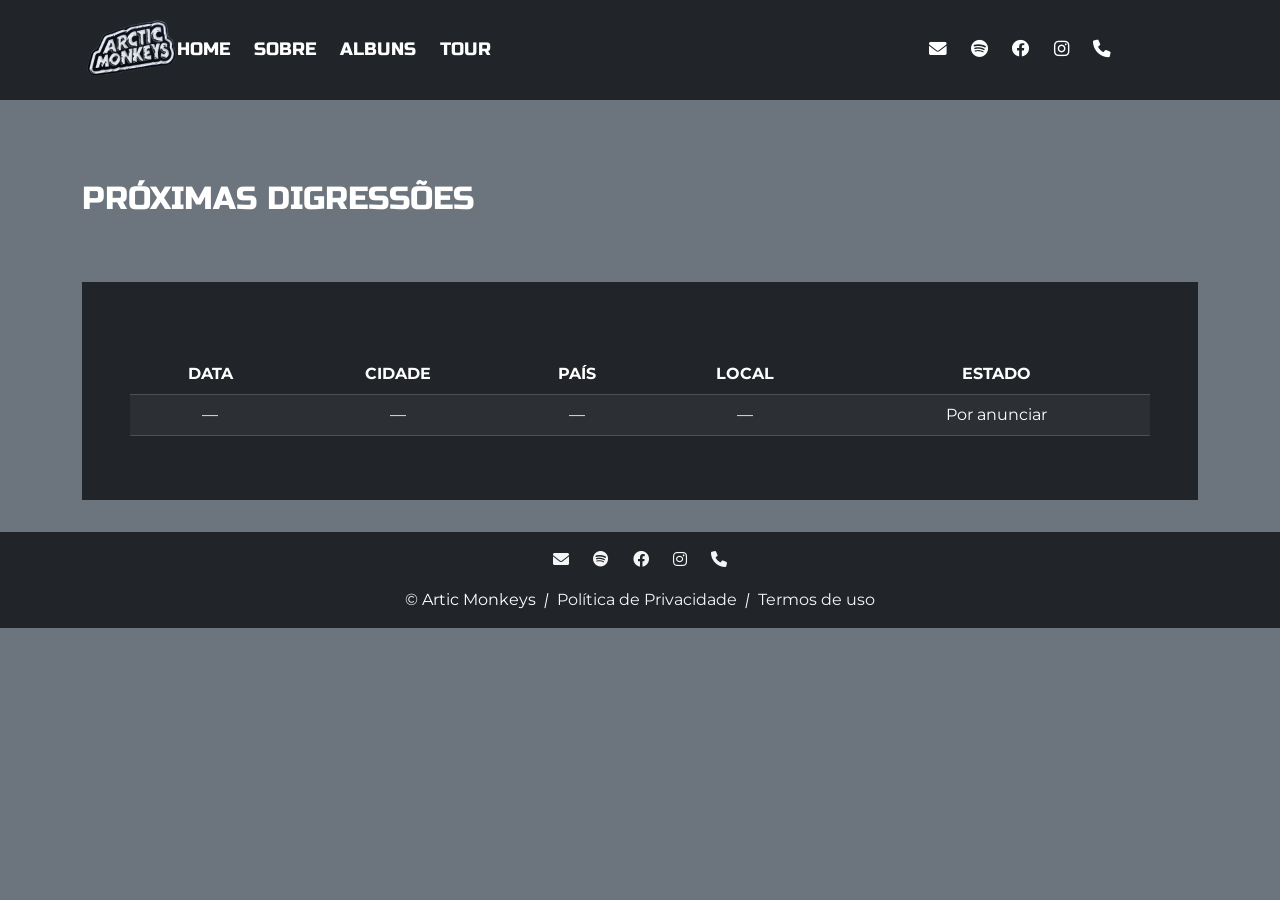
<file: tour.html>
<!DOCTYPE html>
<html lang="pt">
    <head>
        <meta charset="utf-8">
        <meta name="viewport" content="width=device-width, initial-scale=1.0">

        <title>Artic Monkeys</title>

        <link href="https://cdn.jsdelivr.net/npm/bootstrap@5.3.3/dist/css/bootstrap.min.css" rel="stylesheet" integrity="sha384-QWTKZyjpPEjISv5WaRU9OFeRpok6YctnYmDr5pNlyT2bRjXh0JMhjY6hW+ALEwIH" crossorigin="anonymous">
        <link rel="stylesheet" href="css/styles.css">
        <link href="https://cdnjs.cloudflare.com/ajax/libs/font-awesome/6.0.0-beta3/css/all.min.css" rel="stylesheet">
    </head>

    <body class="text-bg-secondary">

        <header class="margem-cabecalho sticky-top">
            <section id="navegacao" class="container-fluid bg-dark">
                <div class="container">    
                    <div class="row align-items-center">
                        <div class="col-12 col-lg-1 align-items-center justify-content-center logo">
                            <a href="index.html" class="navbar-brand mb-0"><img src="imagens/arctic_monkeys_logo.png" alt="Logo" width="100"></a>
                        </div>
                        <div class="col-12 col-lg-7 align-items-center">
                            <nav class="navbar navbar-expand-lg navbar-dark bg-dark py-0 w-100">    
                                <ul class="navbar-nav flex-row list-unstyled align-items-center justify-content-center gap-4 mb-0">
                                    <li class="nav-item"><a href="index.html" class="link-navbar">HOME</a></li>
                                    <li class="nav-item"><a href="sobre.html" class="link-navbar">SOBRE</a></li>
                                    <li class="nav-item"><a href="albuns.html" class="link-navbar">ALBUNS</a></li>
                                    <li class="nav-item"><a href="tour.html" class="link-navbar">TOUR</a></li>
                                </ul>
                            </nav>
                        </div>
                        <div class="col-12 col-lg-4 nav-redes">    
                            <ul class="list-unstyled d-flex justify-content-center align-items-center gap-4 mb-0">
                                <li><a href="contactos.html" class="link-navbar" aria-label="Enviar email"><i class='fas fa-envelope'></i></a></li>
                                <li><a href="https://open.spotify.com/intl-pt/artist/7Ln80lUS6He07XvHI8qqHH?si=20RBZOGsSGivH9piOeujtA" class="link-navbar" aria-label="Spotify" ><i class='fab fa-spotify'></i></a></li>
                                <li><a href="https://www.facebook.com/ArcticMonkeys/" class="link-navbar" aria-label="Facebook" ><i class='fab fa-facebook'></i></a></li>
                                <li><a href="https://www.instagram.com/arcticmonkeys/" class="link-navbar" aria-label="Instagram"><i class='fab fa-instagram'></i></a></li>
                                <li><a href="https://wa.me/912345678" class="link-navbar" aria-label="Contacto telefónico"><i class="fas fa-phone"></i></a></li>
                            </ul>
                        </div>   
                    </div>
                </div>
            </section>    
        </header>
        
        <main class="container">
            
            <h2 class="mb-5 pb-3">PRÓXIMAS DIGRESSÕES</h2>
            
            <section class="container-fluid bg-dark p-5 mb-3">
                <div class="row mx-auto">
                    <table class="table-tours table table-dark table-striped text-center mt-4">
                        <thead>
                            <tr>
                                <th>DATA</th>
                                <th>CIDADE</th>
                                <th>PAÍS</th>
                                <th>LOCAL</th>
                                <th>ESTADO</th>
                            </tr>
                        </thead>
                        <tbody>
                            <tr>
                                <td>—</td>
                                <td>—</td>
                                <td>—</td>
                                <td>—</td>
                                <td>Por anunciar</td>
                            </tr>
                        </tbody>
                    </table>
                </div>
            </section>
            
            
            <table class="table table-dark table-striped">
            
            </table>
            
        </main>

        <footer class="bg-dark text-white pt-3">
            <div class="container-fluid text-center">
                <div class="flex-row">
                    <nav class="col-12">
                        <ul class="list-unstyled d-flex justify-content-center gap-4">
                            <li><a href="contactos.html" aria-label="Enviar email"><i class='fas fa-envelope'></i></a></li>
                            <li><a href="https://open.spotify.com/intl-pt/artist/7Ln80lUS6He07XvHI8qqHH?si=20RBZOGsSGivH9piOeujtA" aria-label="Spotify" ><i class='fab fa-spotify'></i></a></li>
                            <li><a href="https://www.facebook.com/ArcticMonkeys/" aria-label="Facebook" ><i class='fab fa-facebook'></i></a></li>
                            <li><a href="https://www.instagram.com/arcticmonkeys/" aria-label="Instagram"><i class='fab fa-instagram'></i></a></li>
                            <li><a href="https://wa.me/912345678" aria-label="Contacto telefónico"><i class="fas fa-phone"></i></a></li>
                        </ul>
                    </nav>
                </div>
            </div>
            <div class="container-fluid">
                <div class="flex-row termos">
                    <div class="col-12 d-inline-flex justify-content-center">
                        <p>&copy; Artic Monkeys </p>
                        <i class="px-2"> | </i>
                        <a href="#">Política de Privacidade </a>
                        <i class="px-2"> | </i>
                        <a href="#">Termos de uso</a>
                    </div>
                </div>
            </div>
        </footer>
        <!-- Scripts JavaScript do Bootstrap via CDN -->
        <script src="https://cdn.jsdelivr.net/npm/bootstrap@5.3.3/dist/js/bootstrap.bundle.min.js" integrity="sha384-YvpcrYf0tY3lHB60NNkmXc5s9fDVZLESaAA55NDzOxhy9GkcIdslK1eN7N6jIeHz" crossorigin="anonymous"></script>
    </body>
</html>
</file>
<file: css/styles.css>
@import url('https://fonts.googleapis.com/css2?family=Edu+SA+Hand:wght@400..700&family=Montserrat:ital,wght@0,100..900;1,100..900&family=Oswald:wght@200..700&family=Russo+One&display=swap');

/* Super base */
*{
    margin:0;
    padding:0;
    box-sizing: border-box;
}

body {
    font-family: 'Montserrat', cursive;
}

h1, h2, h3, h4{
    font-family: "Russo One", sans-serif;
}

/*carousel do header*/

.carousel-item img {
    height: 350px;
    object-fit: cover;
}

/* Navbar */

.link-navbar{
    font-family:"Russo One", sans-serif;
    font-size:1.1em;
    text-decoration: none;
    color:white;
    transition: color 0.3s ease, text-decoration 0.3s ease;
}

.link-navbar:hover{
    color:rgb(178, 34, 34);
    text-decoration:underline;
}

.margem-cabecalho{
    margin-bottom:80px;
}

/* Formulário de contacto */

form label{
    font-family:"Russo One", sans-serif;
}

form placeholder{
    color:whitesmoke;
}

.form-control:focus {
    background-color: #343a40;
    color: white;
    border-color: #ffc107;
    box-shadow: 0 0 0 0.25rem rgba(255, 193, 7, 0.25);
}


/* Footer */

footer a{
    color:whitesmoke;
    text-decoration: none;
    transition: color 0.3s ease;
}

footer a:hover{
    color:rgb(178, 34, 34);
}

/* Jumbotrons do index.html */

.std-btn{
    background-color:rgb(178, 34, 34);
    color:white;
    transition:background-color 0.4s ease, color 0.4s ease;
}

.std-btn:hover{
    background-color:whitesmoke;
    color:rgb(178, 34, 34);
}

/* Cards */

.card-title{
    font-family:"Montserrat", sans-serif;
}

/* Responsividade */

@media (max-width:768px){

    header .carousel{
        display:none;
    }

    .link-navbar{
        font-size:1em;
    }

    .logo{
        display:flex;
        justify-content:center;
    }

    #navegacao nav{
        display:inline-flex;
        justify-content:center;
        width:100%;
    }

    .nav-redes{
        display:inline-flex;
        justify-content:center;
        width:100%;
        margin-top: 1.5em;
    }

    #navegacao ul{
    display:flex;
    flex-wrap:nowrap;
    justify-content:center;
    align-items:center;
    gap:10px;
    }

    .termos{
        font-size:0.5em;
    }

    .table-tours{
        font-size:0.6em;
    }
}
</file>
